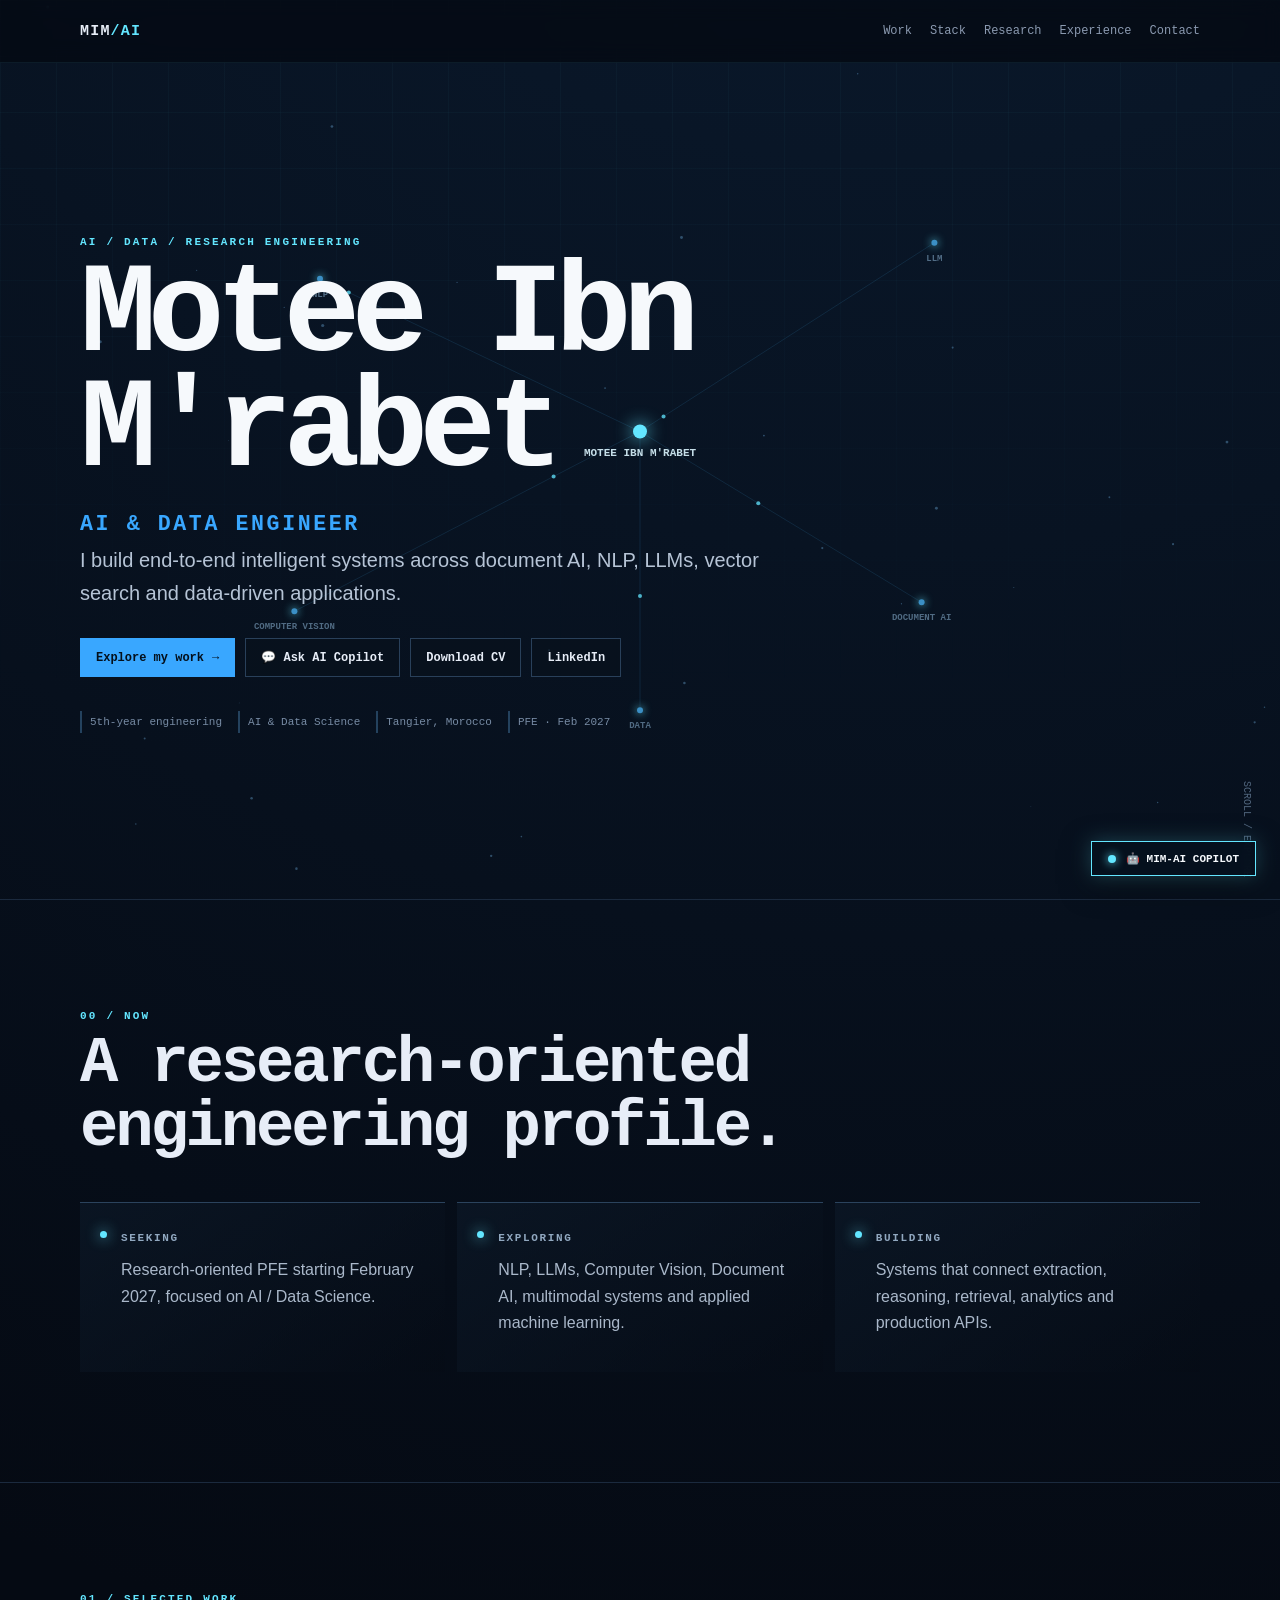
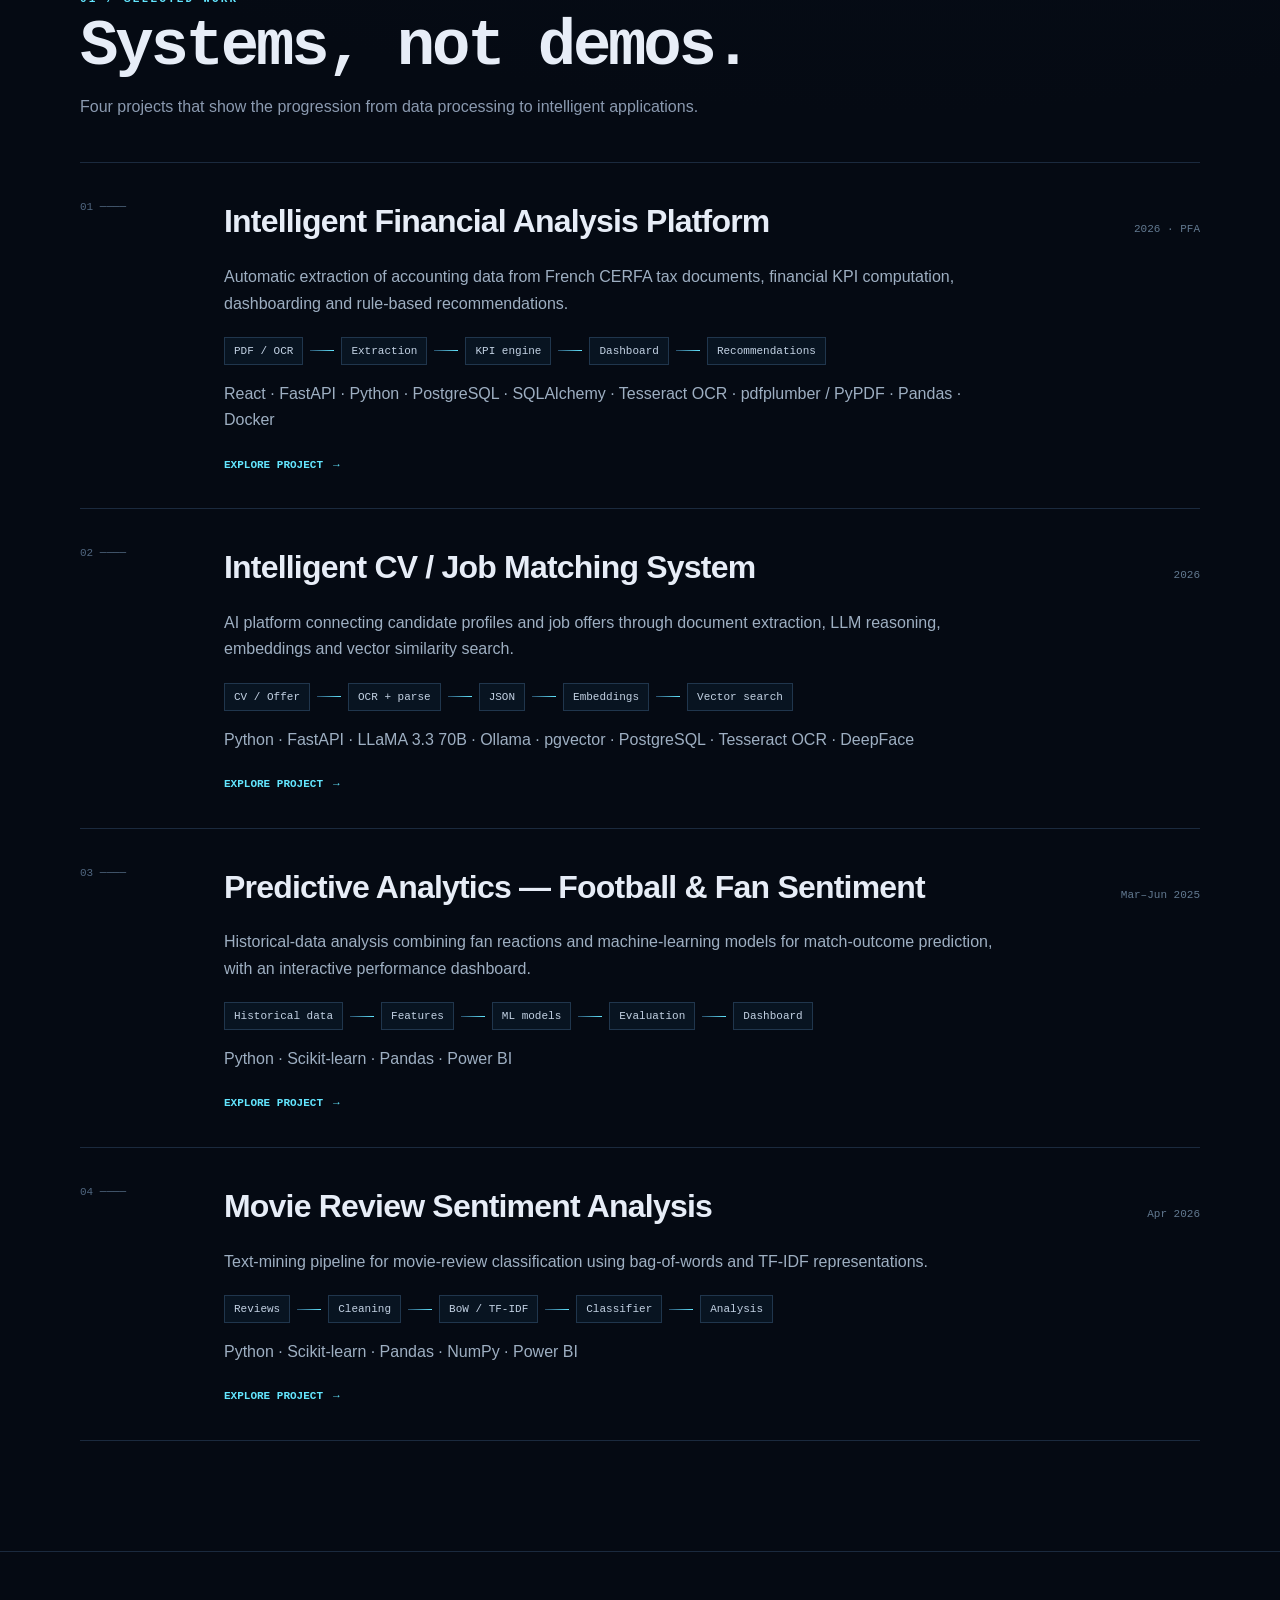
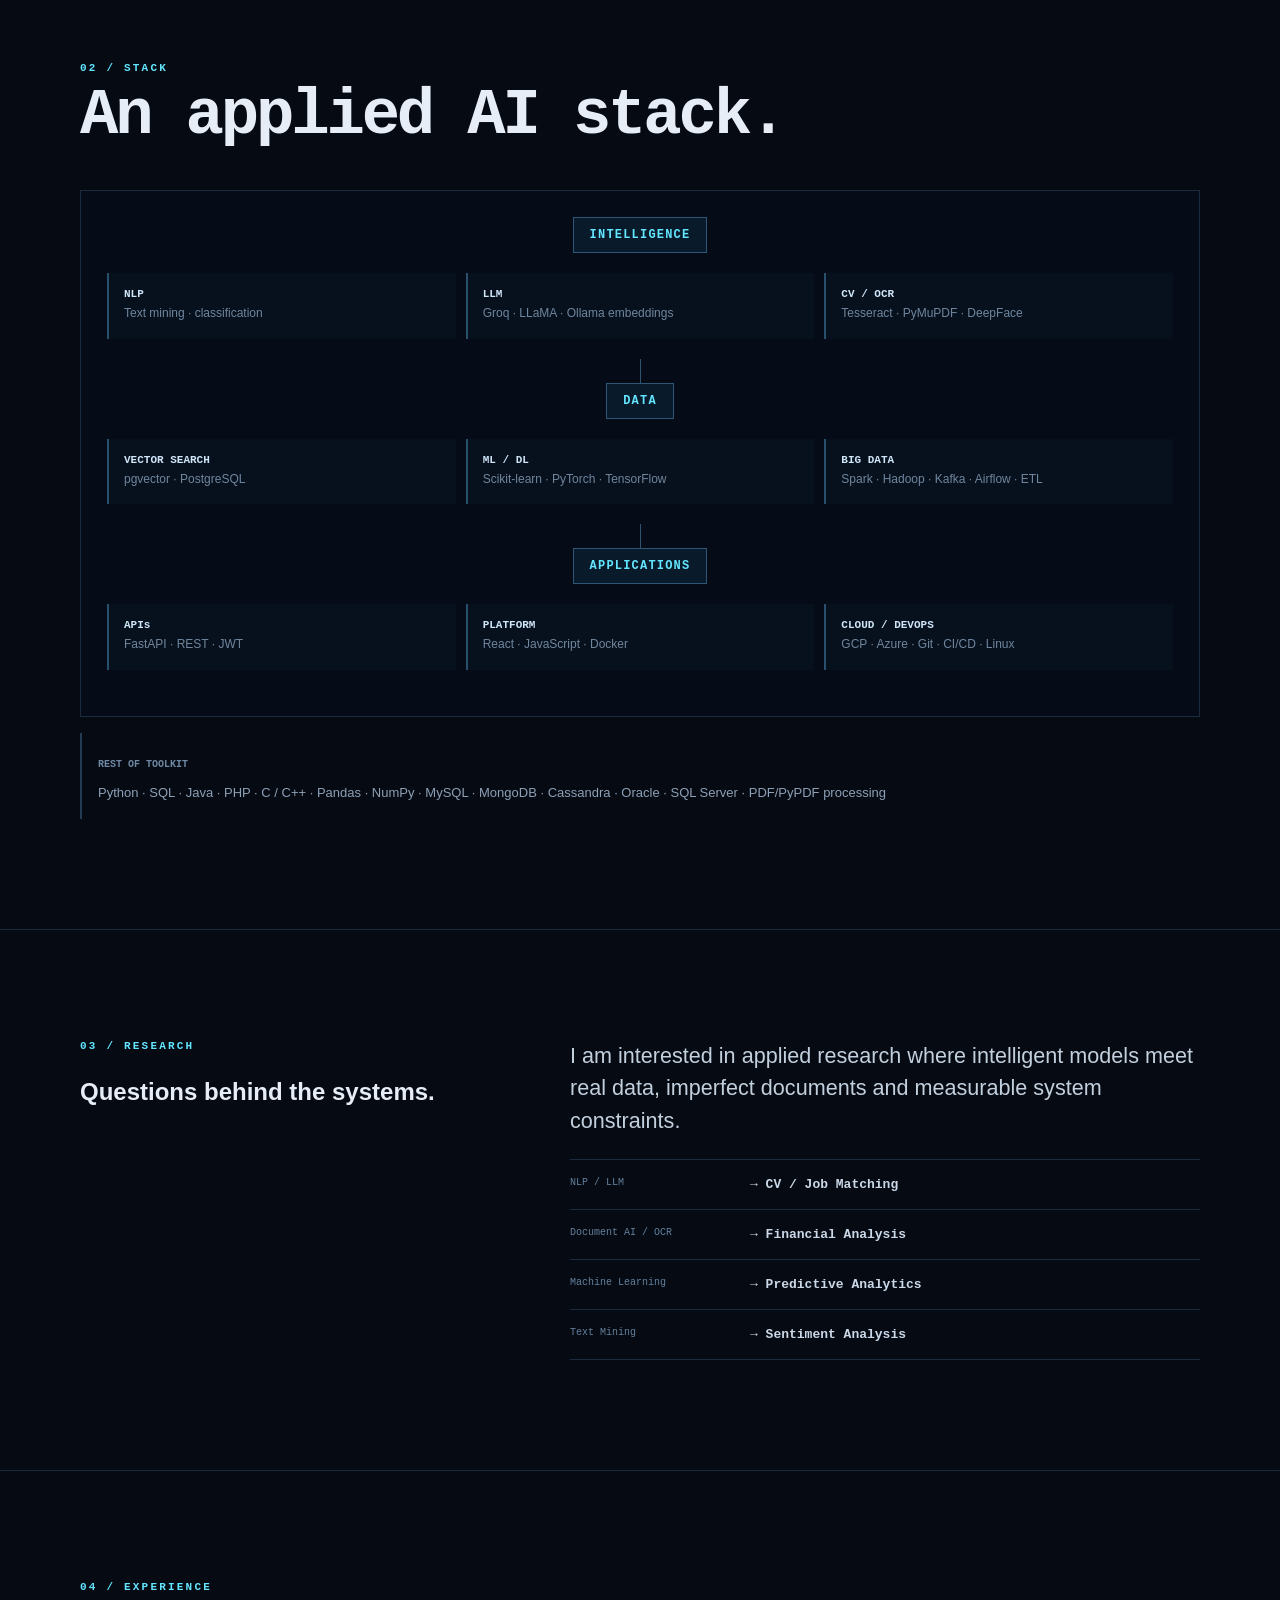
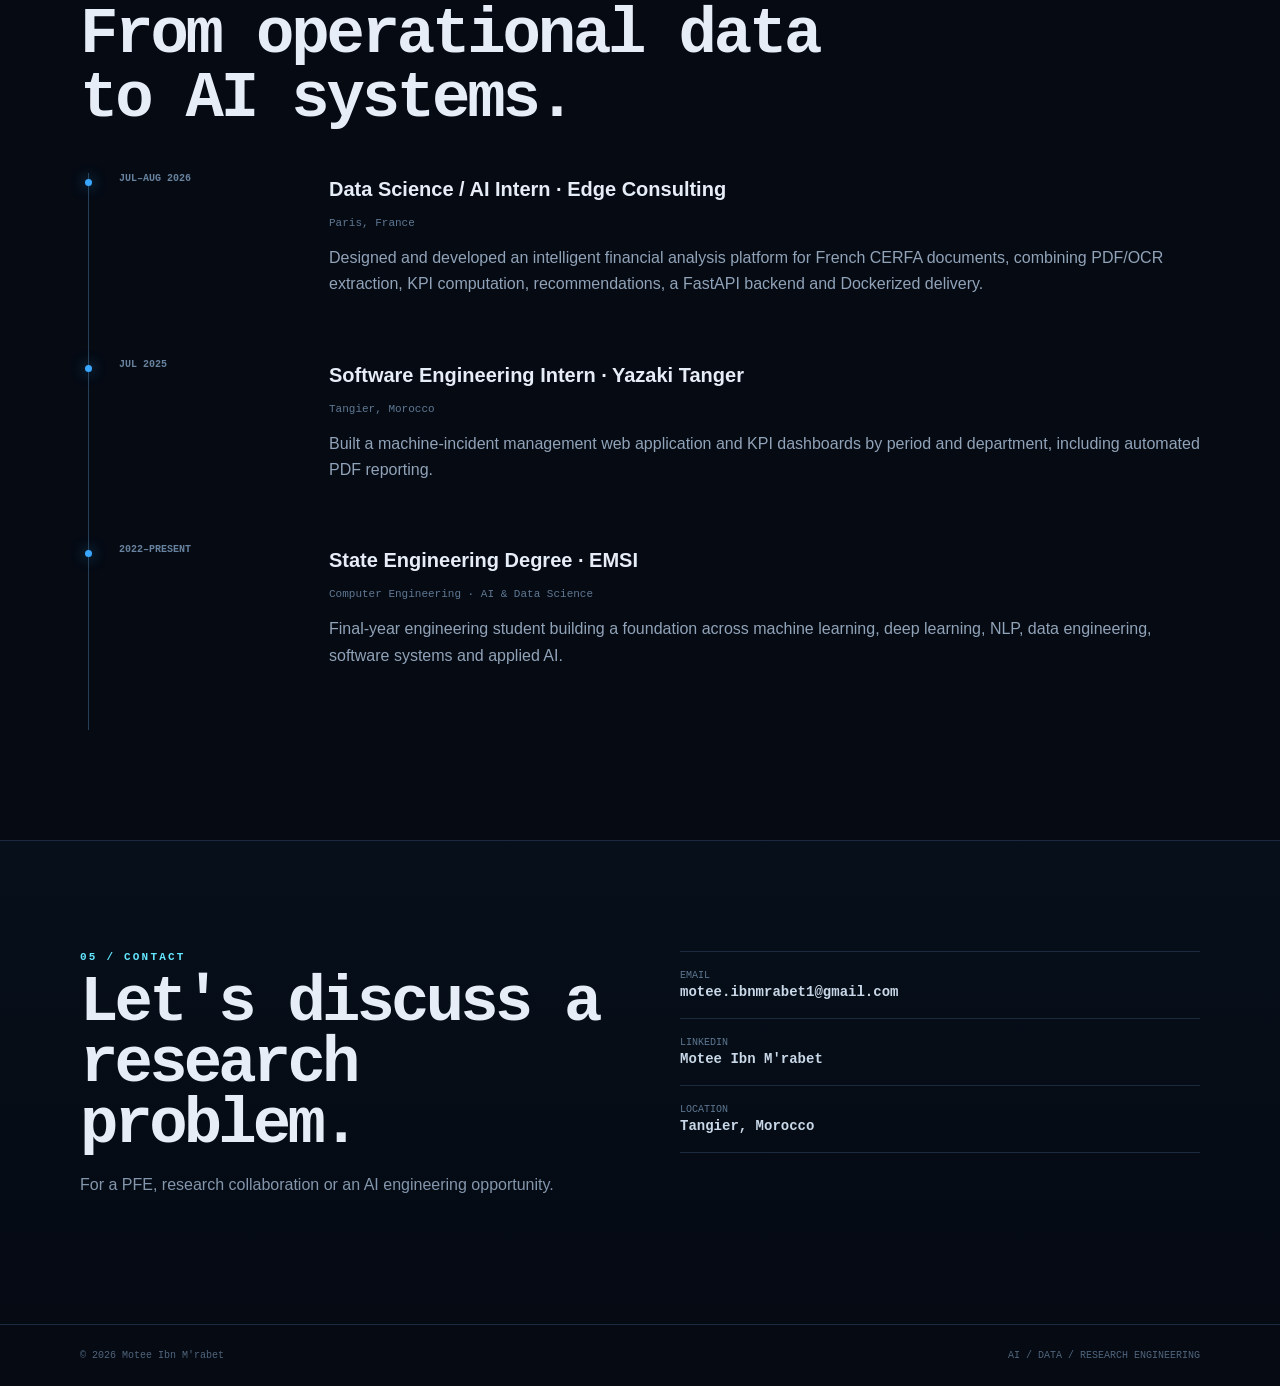
<file: motee-portfolio/index.html>
<!doctype html>
<html lang="en">
<head>
  <meta charset="utf-8">
  <meta name="viewport" content="width=device-width, initial-scale=1">
  <meta name="description" content="Motee Ibn M'rabet — AI & Data Engineer, final-year engineering student seeking a research-oriented PFE starting February 2027.">
  <meta name="theme-color" content="#050a13">
  <title>Motee Ibn M'rabet — AI &amp; Data Engineer</title>
  <link rel="stylesheet" href="style.css">
</head>
<body>
  <a class="skip-link" href="#main">Skip to content</a>
  <header class="site-header">
    <div class="container nav-wrap">
      <a class="brand" href="index.html" aria-label="Motee Ibn M'rabet home">MIM<span>/AI</span></a>
      <nav aria-label="Primary navigation">
        <a href="#work">Work</a>
        <a href="#stack">Stack</a>
        <a href="#research">Research</a>
        <a href="#experience">Experience</a>
        <a href="#contact">Contact</a>
      </nav>
    </div>
  </header>

  <main id="main">
    <section class="hero" aria-labelledby="hero-title">
      <canvas id="network-canvas" aria-hidden="true"></canvas>
      <div class="hero-grid" aria-hidden="true"></div>
      <div class="hero-content container">
        <p class="eyebrow">AI / DATA / RESEARCH ENGINEERING</p>
        <h1 id="hero-title">Motee Ibn M'rabet</h1>
        <p class="hero-role">AI &amp; DATA ENGINEER</p>
        <p class="hero-tagline">I build end-to-end intelligent systems across document AI, NLP, LLMs, vector search and data-driven applications.</p>
        <div class="hero-actions">
          <a class="button button-primary" href="#work">Explore my work <span aria-hidden="true">→</span></a>
          <button class="button" onclick="document.getElementById('mim-ai-trigger').click();">💬 Ask AI Copilot</button>
          <a class="button" href="CV_Name.pdf" download>Download CV</a>
          <a class="button" href="https://www.linkedin.com/in/motee-ibn-m-rabet-7955bb354/" target="_blank" rel="noopener">LinkedIn</a>
        </div>
        <div class="hero-meta" aria-label="Current profile">
          <span>5th-year engineering</span><span>AI &amp; Data Science</span><span>Tangier, Morocco</span><span>PFE · Feb 2027</span>
        </div>
      </div>
      <div class="hero-scroll" aria-hidden="true">SCROLL / EXPLORE</div>
    </section>

    <section class="section" id="now" aria-labelledby="now-title">
      <div class="container">
        <div class="section-head"><p class="eyebrow">00 / NOW</p><h2 id="now-title">A research-oriented engineering profile.</h2></div>
        <div class="now-grid">
          <article class="status-card"><span class="status-dot"></span><div><strong>SEEKING</strong><p>Research-oriented PFE starting February 2027, focused on AI / Data Science.</p></div></article>
          <article class="status-card"><span class="status-dot"></span><div><strong>EXPLORING</strong><p>NLP, LLMs, Computer Vision, Document AI, multimodal systems and applied machine learning.</p></div></article>
          <article class="status-card"><span class="status-dot"></span><div><strong>BUILDING</strong><p>Systems that connect extraction, reasoning, retrieval, analytics and production APIs.</p></div></article>
        </div>
      </div>
    </section>

    <section class="section" id="work" aria-labelledby="work-title">
      <div class="container">
        <div class="section-head"><p class="eyebrow">01 / SELECTED WORK</p><h2 id="work-title">Systems, not demos.</h2><p class="section-intro">Four projects that show the progression from data processing to intelligent applications.</p></div>
        <div class="project-list">
          <article class="project-row">
            <div class="project-index">01 ────</div><div class="project-main"><div class="project-title"><h3>Intelligent Financial Analysis Platform</h3><span class="project-year">2026 · PFA</span></div><p>Automatic extraction of accounting data from French CERFA tax documents, financial KPI computation, dashboarding and rule-based recommendations.</p><div class="pipeline" aria-label="Document to recommendation pipeline"><span>PDF / OCR</span><i></i><span>Extraction</span><i></i><span>KPI engine</span><i></i><span>Dashboard</span><i></i><span>Recommendations</span></div><p class="tech-line">React · FastAPI · Python · PostgreSQL · SQLAlchemy · Tesseract OCR · pdfplumber / PyPDF · Pandas · Docker</p><a class="project-link" href="projects/virtuo.html">EXPLORE PROJECT <span>→</span></a></div>
          </article>
          <article class="project-row">
            <div class="project-index">02 ────</div><div class="project-main"><div class="project-title"><h3>Intelligent CV / Job Matching System</h3><span class="project-year">2026</span></div><p>AI platform connecting candidate profiles and job offers through document extraction, LLM reasoning, embeddings and vector similarity search.</p><div class="pipeline"><span>CV / Offer</span><i></i><span>OCR + parse</span><i></i><span>JSON</span><i></i><span>Embeddings</span><i></i><span>Vector search</span></div><p class="tech-line">Python · FastAPI · LLaMA 3.3 70B · Ollama · pgvector · PostgreSQL · Tesseract OCR · DeepFace</p><a class="project-link" href="projects/cv-job-matching.html">EXPLORE PROJECT <span>→</span></a></div>
          </article>
          <article class="project-row">
            <div class="project-index">03 ────</div><div class="project-main"><div class="project-title"><h3>Predictive Analytics — Football &amp; Fan Sentiment</h3><span class="project-year">Mar–Jun 2025</span></div><p>Historical-data analysis combining fan reactions and machine-learning models for match-outcome prediction, with an interactive performance dashboard.</p><div class="pipeline"><span>Historical data</span><i></i><span>Features</span><i></i><span>ML models</span><i></i><span>Evaluation</span><i></i><span>Dashboard</span></div><p class="tech-line">Python · Scikit-learn · Pandas · Power BI</p><a class="project-link" href="projects/football-analytics.html">EXPLORE PROJECT <span>→</span></a></div>
          </article>
          <article class="project-row">
            <div class="project-index">04 ────</div><div class="project-main"><div class="project-title"><h3>Movie Review Sentiment Analysis</h3><span class="project-year">Apr 2026</span></div><p>Text-mining pipeline for movie-review classification using bag-of-words and TF-IDF representations.</p><div class="pipeline"><span>Reviews</span><i></i><span>Cleaning</span><i></i><span>BoW / TF-IDF</span><i></i><span>Classifier</span><i></i><span>Analysis</span></div><p class="tech-line">Python · Scikit-learn · Pandas · NumPy · Power BI</p><a class="project-link" href="projects/movie-sentiment.html">EXPLORE PROJECT <span>→</span></a></div>
          </article>
        </div>
      </div>
    </section>

    <section class="section" id="stack" aria-labelledby="stack-title">
      <div class="container"><div class="section-head"><p class="eyebrow">02 / STACK</p><h2 id="stack-title">An applied AI stack.</h2></div>
        <div class="stack-tree" role="tree" aria-label="Technology stack">
          <div class="tree-root">INTELLIGENCE</div>
          <div class="tree-branch"><div class="tree-node"><b>NLP</b><span>Text mining · classification</span></div><div class="tree-node"><b>LLM</b><span>Groq · LLaMA · Ollama embeddings</span></div><div class="tree-node"><b>CV / OCR</b><span>Tesseract · PyMuPDF · DeepFace</span></div></div>
          <div class="tree-connector"></div><div class="tree-root">DATA</div>
          <div class="tree-branch"><div class="tree-node"><b>VECTOR SEARCH</b><span>pgvector · PostgreSQL</span></div><div class="tree-node"><b>ML / DL</b><span>Scikit-learn · PyTorch · TensorFlow</span></div><div class="tree-node"><b>BIG DATA</b><span>Spark · Hadoop · Kafka · Airflow · ETL</span></div></div>
          <div class="tree-connector"></div><div class="tree-root">APPLICATIONS</div>
          <div class="tree-branch"><div class="tree-node"><b>APIs</b><span>FastAPI · REST · JWT</span></div><div class="tree-node"><b>PLATFORM</b><span>React · JavaScript · Docker</span></div><div class="tree-node"><b>CLOUD / DEVOPS</b><span>GCP · Azure · Git · CI/CD · Linux</span></div></div>
        </div>
        <div class="stack-rest"><strong>REST OF TOOLKIT</strong><p>Python · SQL · Java · PHP · C / C++ · Pandas · NumPy · MySQL · MongoDB · Cassandra · Oracle · SQL Server · PDF/PyPDF processing</p></div>
      </div>
    </section>

    <section class="section" id="research" aria-labelledby="research-title">
      <div class="container research-grid"><div><p class="eyebrow">03 / RESEARCH</p><h2 id="research-title">Questions behind the systems.</h2></div><div><p class="research-lead">I am interested in applied research where intelligent models meet real data, imperfect documents and measurable system constraints.</p><div class="research-links"><a href="projects/cv-job-matching.html"><span>NLP / LLM</span><b>→ CV / Job Matching</b></a><a href="projects/virtuo.html"><span>Document AI / OCR</span><b>→ Financial Analysis</b></a><a href="projects/football-analytics.html"><span>Machine Learning</span><b>→ Predictive Analytics</b></a><a href="projects/movie-sentiment.html"><span>Text Mining</span><b>→ Sentiment Analysis</b></a></div></div></div>
    </section>

    <section class="section" id="experience" aria-labelledby="experience-title"><div class="container"><div class="section-head"><p class="eyebrow">04 / EXPERIENCE</p><h2 id="experience-title">From operational data to AI systems.</h2></div><div class="timeline">
      <article class="timeline-item"><div class="timeline-date">JUL–AUG 2026</div><div><h3>Data Science / AI Intern · Edge Consulting</h3><p class="muted">Paris, France</p><p>Designed and developed an intelligent financial analysis platform for French CERFA documents, combining PDF/OCR extraction, KPI computation, recommendations, a FastAPI backend and Dockerized delivery.</p></div></article>
      <article class="timeline-item"><div class="timeline-date">JUL 2025</div><div><h3>Software Engineering Intern · Yazaki Tanger</h3><p class="muted">Tangier, Morocco</p><p>Built a machine-incident management web application and KPI dashboards by period and department, including automated PDF reporting.</p></div></article>
      <article class="timeline-item"><div class="timeline-date">2022–PRESENT</div><div><h3>State Engineering Degree · EMSI</h3><p class="muted">Computer Engineering · AI &amp; Data Science</p><p>Final-year engineering student building a foundation across machine learning, deep learning, NLP, data engineering, software systems and applied AI.</p></div></article>
    </div></div></section>

    <section class="section contact-section" id="contact" aria-labelledby="contact-title"><div class="container contact-grid"><div><p class="eyebrow">05 / CONTACT</p><h2 id="contact-title">Let's discuss a research problem.</h2><p>For a PFE, research collaboration or an AI engineering opportunity.</p></div><div class="contact-links"><a href="mailto:motee.ibnmrabet1@gmail.com"><span>EMAIL</span><strong>motee.ibnmrabet1@gmail.com</strong></a><a href="https://www.linkedin.com/in/motee-ibn-m-rabet-7955bb354/" target="_blank" rel="noopener"><span>LINKEDIN</span><strong>Motee Ibn M'rabet</strong></a><div><span>LOCATION</span><strong>Tangier, Morocco</strong></div></div></div></section>
  </main>

  <footer><div class="container footer-wrap"><span>© 2026 Motee Ibn M'rabet</span><span>AI / DATA / RESEARCH ENGINEERING</span></div></footer>

  <!-- ========================================== -->
  <!-- FLOATING MIM-AI COPILOT ASSISTANT -->
  <!-- ========================================== -->
  <button id="mim-ai-trigger" aria-label="Open MIM-AI Copilot assistant">
    <span class="ai-pulse-dot" aria-hidden="true"></span>
    <span>🤖 MIM-AI COPILOT</span>
  </button>

  <div id="mim-ai-drawer" aria-hidden="true" role="dialog" aria-labelledby="chat-heading">
    <div class="chat-header">
      <div class="chat-title">
        <strong id="chat-heading">MIM-AI // Career Copilot</strong>
        <span>● ONLINE</span>
      </div>
      <div class="chat-header-actions">
        <button id="mim-chat-clear" class="chat-icon-btn" title="Réinitialiser la conversation">Clear</button>
        <button id="mim-chat-close" class="chat-icon-btn" title="Fermer" aria-label="Fermer le chat">✕</button>
      </div>
    </div>

    <div id="mim-chat-messages" class="chat-messages" role="log" aria-live="polite">
      <div class="chat-msg bot">
        <div class="msg-avatar">MIM</div>
        <div class="msg-content">
          Bonjour ! 👋 Je suis <strong>MIM-AI</strong>, l'assistant intelligent du portfolio de Motee Ibn M'rabet.<br><br>
          Posez-moi une question sur ses <strong>projets IA/LLM</strong>, ses compétences, sa disponibilité pour un <strong>PFE en Février 2027</strong>, ou son expérience chez Edge Consulting !
        </div>
      </div>
    </div>

    <div class="quick-prompts-bar">
      <button class="chat-chip" data-query="Est-il disponible pour un PFE en Février 2027 ?">💼 PFE Fév 2027</button>
      <button class="chat-chip" data-query="Quels sont ses projets en LLM et NLP ?">🧠 Projets LLM</button>
      <button class="chat-chip" data-query="Résume son projet Virtuo.">📄 Projet Virtuo</button>
      <button class="chat-chip" data-query="Quelle est son expérience chez Edge Consulting ?">📊 Edge Consulting</button>
      <button class="chat-chip" data-query="Quelles sont ses compétences en Computer Vision ?">👁️ Vision &amp; OCR</button>
    </div>

    <form id="mim-chat-form" class="chat-input-bar">
      <input id="mim-chat-input" class="chat-input-field" type="text" placeholder="Posez une question à MIM-AI..." autocomplete="off">
      <button type="submit" class="chat-send-btn">Envoyer →</button>
    </form>
  </div>

  <script src="api-config.js"></script>
  <script src="site.js"></script>
  <script src="ai-engine.js"></script>
</body>
</html>
</file>
<file: motee-portfolio/style.css>
:root{--bg:#050a13;--bg2:#07101d;--panel:#0a1422;--text:#e7edf7;--muted:#8b9ab0;--line:#1b2a3e;--blue:#39a7ff;--cyan:#63e6ff;--white:#f6f9fc;--green:#4ade80;--amber:#f59e0b;--red:#ff6b8b;--mono:"Courier New",Courier,monospace;--sans:Arial,Helvetica,sans-serif}*{box-sizing:border-box}html{scroll-behavior:smooth}body{margin:0;background:radial-gradient(circle at 70% -10%,#0b1c31 0,transparent 34%),var(--bg);color:var(--text);font-family:var(--sans);line-height:1.65}a{color:inherit}.container{width:min(1120px,calc(100% - 40px));margin-inline:auto}.skip-link{position:fixed;left:12px;top:-60px;background:var(--white);color:var(--bg);padding:8px 12px;z-index:100}.skip-link:focus{top:12px}.site-header{position:fixed;z-index:20;inset:0 0 auto;border-bottom:1px solid rgba(99,230,255,.08);background:rgba(5,10,19,.78);backdrop-filter:blur(10px)}.nav-wrap{min-height:62px;display:flex;align-items:center;justify-content:space-between;gap:20px}.brand{font:700 15px var(--mono);text-decoration:none;letter-spacing:.08em}.brand span{color:var(--cyan)}nav{display:flex;gap:18px;overflow:auto}nav a{font:12px var(--mono);text-decoration:none;color:var(--muted);white-space:nowrap}nav a:hover,nav a:focus{color:var(--cyan)}.hero{min-height:100svh;position:relative;display:grid;align-items:center;overflow:hidden;border-bottom:1px solid var(--line)}#network-canvas{position:absolute;inset:0;width:100%;height:100%}.hero-grid{position:absolute;inset:0;background-image:linear-gradient(rgba(99,230,255,.035) 1px,transparent 1px),linear-gradient(90deg,rgba(99,230,255,.035) 1px,transparent 1px);background-size:56px 56px;mask-image:linear-gradient(to bottom,black,transparent 80%);pointer-events:none}.hero-content{position:relative;z-index:2;padding-top:70px}.eyebrow{margin:0 0 10px;color:var(--cyan);font:700 11px var(--mono);letter-spacing:.2em}.hero h1{margin:0;font:700 clamp(3rem,10vw,8.4rem)/.9 var(--mono);letter-spacing:-.07em;color:var(--white);max-width:1000px}.hero-role{margin:24px 0 8px;font:700 clamp(1rem,2vw,1.35rem) var(--mono);color:var(--blue);letter-spacing:.12em}.hero-tagline{max-width:720px;margin:0;color:#b6c4d6;font-size:clamp(1rem,2vw,1.25rem)}.hero-actions{display:flex;flex-wrap:wrap;gap:10px;margin-top:28px}.button{display:inline-flex;align-items:center;gap:8px;padding:11px 15px;border:1px solid #29405a;background:rgba(8,17,29,.65);text-decoration:none;font:700 12px var(--mono);color:var(--text);transition:.2s;cursor:pointer}.button:hover,.button:focus{border-color:var(--cyan);transform:translateY(-2px)}.button-primary{background:var(--blue);border-color:var(--blue);color:#04101c}.button-green{background:rgba(74,222,128,0.15);border-color:var(--green);color:var(--green)}.button-green:hover{background:var(--green);color:#04101c}.hero-meta{display:flex;flex-wrap:wrap;gap:8px;margin-top:34px}.hero-meta span{padding:5px 8px;border-left:2px solid #24425e;color:#778ba4;font:11px var(--mono)}.hero-scroll{position:absolute;bottom:22px;right:28px;color:#52677f;font:10px var(--mono);writing-mode:vertical-rl}.section{padding:110px 0;border-bottom:1px solid var(--line)}.section-head{margin-bottom:42px}.section-head h2{margin:0;max-width:760px;font:700 clamp(2rem,5vw,4rem)/1 var(--mono);letter-spacing:-.05em}.section-intro{color:var(--muted);max-width:620px;margin:15px 0 0}.now-grid{display:grid;grid-template-columns:repeat(3,1fr);gap:12px}.status-card{min-height:170px;border-top:1px solid #2b435d;padding:20px;background:linear-gradient(145deg,rgba(12,24,39,.72),rgba(5,10,19,.3));display:flex;gap:14px}.status-dot{width:7px;height:7px;margin-top:8px;background:var(--cyan);box-shadow:0 0 14px var(--cyan);border-radius:50%;flex:none}.status-card strong{font:700 11px var(--mono);letter-spacing:.15em;color:#91a8c0}.status-card p{margin:8px 0;color:#aab8ca}.project-list{border-top:1px solid var(--line)}.project-row{display:grid;grid-template-columns:120px 1fr;gap:24px;padding:32px 0;border-bottom:1px solid var(--line)}.project-index{font:11px var(--mono);color:#50667f;padding-top:6px}.project-title{display:flex;justify-content:space-between;gap:15px;align-items:baseline}.project-title h3{margin:0;font-size:clamp(1.25rem,2.6vw,2rem);letter-spacing:-.025em}.project-year{font:11px var(--mono);color:#627990;white-space:nowrap}.project-main>p{color:#9eafc2;max-width:780px}.pipeline{display:flex;align-items:center;flex-wrap:wrap;gap:7px;margin:20px 0 13px;font:11px var(--mono);color:#c3d2e4}.pipeline span{padding:7px 9px;border:1px solid #20364d;background:#081421}.pipeline i{display:block;width:24px;height:1px;background:linear-gradient(90deg,#28506d,var(--cyan));position:relative;animation:flow 1.8s linear infinite}@keyframes flow{0%{opacity:.25}50%{opacity:1}100%{opacity:.25}}.project-link{display:inline-flex;gap:10px;margin-top:4px;font:700 11px var(--mono);color:var(--cyan);text-decoration:none}.project-link:hover{color:var(--white)}.stack-tree{border:1px solid var(--line);background:rgba(6,15,26,.55);padding:26px}.tree-root{width:max-content;margin:auto;padding:10px 16px;border:1px solid #2e5676;background:#091a2a;color:var(--cyan);font:700 12px var(--mono);letter-spacing:.1em}.tree-branch{display:grid;grid-template-columns:repeat(3,1fr);gap:10px;margin:20px 0}.tree-node{padding:15px;border-left:2px solid #28506d;background:#07111d}.tree-node b{display:block;font:700 11px var(--mono);color:#cfe5f8}.tree-node span{display:block;color:#70869e;font-size:12px;margin-top:4px}.tree-connector{width:1px;height:24px;background:#2d536e;margin:auto}.stack-rest{margin-top:16px;padding:16px;border-left:2px solid #233c54}.stack-rest strong{font:700 10px var(--mono);color:#6f89a4}.stack-rest p{margin:6px 0 0;color:#8ea0b5;font-size:13px}.research-grid{display:grid;grid-template-columns:.8fr 1.2fr;gap:70px}.research-lead{font-size:1.35rem;line-height:1.5;color:#c2cfdd;margin-top:0}.research-links{border-top:1px solid var(--line)}.research-links a{display:grid;grid-template-columns:180px 1fr;padding:17px 0;border-bottom:1px solid var(--line);text-decoration:none}.research-links span{font:10px var(--mono);color:#64809c}.research-links b{font:700 13px var(--mono);color:#cbd8e7}.research-links a:hover b{color:var(--cyan)}.timeline{border-left:1px solid #274058;margin-left:8px}.timeline-item{display:grid;grid-template-columns:180px 1fr;gap:30px;padding:0 0 45px 30px;position:relative}.timeline-item:before{content:"";position:absolute;left:-4px;top:6px;width:7px;height:7px;border-radius:50%;background:var(--blue);box-shadow:0 0 14px rgba(57,167,255,.7)}.timeline-date{font:700 10px var(--mono);color:#68839f}.timeline-item h3{margin:0;font-size:1.25rem}.timeline-item p{color:#91a3b8}.timeline-item .muted{font:11px var(--mono);color:#5f7893}.contact-section{background:linear-gradient(180deg,rgba(7,20,33,.5),transparent)}.contact-grid{display:grid;grid-template-columns:1fr 1fr;gap:80px}.contact-grid h2{font:700 clamp(2.3rem,5vw,4.8rem)/.95 var(--mono);letter-spacing:-.06em;margin:0}.contact-grid>div>p:last-child{color:#8396ac;max-width:480px}.contact-links{border-top:1px solid var(--line)}.contact-links a,.contact-links>div{display:flex;flex-direction:column;gap:3px;padding:18px 0;border-bottom:1px solid var(--line);text-decoration:none}.contact-links span{font:10px var(--mono);color:#5d7690}.contact-links strong{font:700 14px var(--mono);color:#c9d8e8}.contact-links a:hover strong{color:var(--cyan)}footer{padding:25px 0;color:#50657c;font:10px var(--mono)}.footer-wrap{display:flex;justify-content:space-between;gap:20px}.project-hero{padding:150px 0 80px;border-bottom:1px solid var(--line)}.project-hero h1{font:700 clamp(2.6rem,7vw,6rem)/.95 var(--mono);letter-spacing:-.06em;margin:0;max-width:1000px}.project-kicker{color:var(--blue);font:11px var(--mono);margin:18px 0}.project-layout{display:grid;grid-template-columns:1fr 280px;gap:70px}.content-block{padding:70px 0;border-bottom:1px solid var(--line)}.content-block h2{font:700 1.5rem var(--mono);margin:0 0 18px;color:var(--cyan)}.content-block p,.content-block li{color:#9caec1}.metric-grid{display:grid;grid-template-columns:repeat(3,1fr);gap:10px}.metric{border:1px solid var(--line);padding:18px;background:#07111d}.metric b{display:block;font:700 1.4rem var(--mono);color:var(--white)}.metric span{font:10px var(--mono);color:#607b95}.placeholder{border:1px dashed #3a5168;min-height:180px;display:grid;place-items:center;text-align:center;padding:20px;color:#6d849b;font:11px var(--mono);margin-top:15px}.placeholder[hidden]{display:none}.pipeline-interactive{display:grid;grid-template-columns:repeat(5,1fr);gap:8px}.pipeline-step{min-height:90px;text-align:left;border:1px solid #24415b;background:#07111d;color:#9eb1c6;padding:12px;font:700 10px var(--mono);cursor:pointer}.pipeline-step:hover,.pipeline-step.active{border-color:var(--cyan);color:var(--cyan)}.step-detail{margin-top:12px;padding:15px;border-left:2px solid var(--cyan);background:#07111d;color:#9eb1c6;min-height:70px}.side-box{border:1px solid var(--line);padding:18px;position:sticky;top:90px}.side-box h2{font:700 11px var(--mono);color:#66839e}.side-box a{display:block;padding:8px 0;color:#9db2c7;text-decoration:none;font:11px var(--mono)}.side-box a:hover{color:var(--cyan)}.disabled{opacity:.45;pointer-events:none}.draft{display:inline-block;padding:4px 7px;border:1px solid #6a5632;color:#d5b66f;font:10px var(--mono);margin-left:8px}.back{font:10px var(--mono);color:#607994;text-decoration:none}.back:hover{color:var(--cyan)}

/* ==========================================
   MLOPS CONTROL CENTER & CT PIPELINE STYLES
   ========================================== */
.mlops-tabs{display:flex;flex-wrap:wrap;gap:10px;margin-bottom:30px;border-bottom:1px solid var(--line);padding-bottom:16px}
.mlops-tab-btn{background:rgba(7,17,29,.8);border:1px solid #233c54;color:var(--muted);font:700 12px var(--mono);padding:10px 18px;cursor:pointer;transition:all .2s ease;display:inline-flex;align-items:center;gap:8px}
.mlops-tab-btn:hover{border-color:var(--cyan);color:var(--text);transform:translateY(-1px)}
.mlops-tab-btn.active{background:#091a2a;border-color:var(--green);color:var(--green);box-shadow:0 0 15px rgba(74,222,128,.15)}
.mlops-panel{display:none;animation:fadeIn .3s ease}
.mlops-panel.active{display:block}
@keyframes fadeIn{from{opacity:0;transform:translateY(6px)}to{opacity:1;transform:translateY(0)}}
.mlops-section{position:relative;background:radial-gradient(circle at 80% 30%,rgba(16,78,54,.3) 0,transparent 45%),var(--bg)}
.dag-grid{display:grid;grid-template-columns:repeat(3,1fr);gap:14px;margin-bottom:24px}
.dag-step-card{background:#06111e;border:1px solid #1f374e;padding:16px;position:relative;transition:all .25s ease}
.dag-step-card.running{border-color:var(--amber);box-shadow:0 0 20px rgba(245,158,11,.25);background:rgba(245,158,11,.04)}
.dag-step-card.success{border-color:var(--green);box-shadow:0 0 20px rgba(74,222,128,.18);background:rgba(74,222,128,.04)}
.dag-step-header{display:flex;justify-content:space-between;align-items:center;margin-bottom:10px}
.dag-step-num{font:700 10px var(--mono);color:#5d7b98}
.dag-step-title{margin:0 0 6px;font:700 13px var(--mono);color:var(--white)}
.dag-step-desc{margin:0;font-size:12px;color:#8ba0b6;line-height:1.45}
.dag-badge{font:700 9px var(--mono);padding:3px 7px;border-radius:2px;letter-spacing:.08em}
.status-idle{background:#112234;color:#6d88a3;border:1px solid #1c364e}
.status-running{background:rgba(245,158,11,.2);color:var(--amber);border:1px solid var(--amber);animation:pulseRunning 1.2s infinite alternate}
.status-success{background:rgba(74,222,128,.18);color:var(--green);border:1px solid var(--green)}
@keyframes pulseRunning{from{opacity:.6}to{opacity:1}}

.mlops-progress-container{margin-bottom:20px;padding:16px;background:#06111d;border:1px solid #1d364d}
.mlops-progress-header{display:flex;justify-content:space-between;font:700 11px var(--mono);color:var(--cyan);margin-bottom:8px}
.mlops-progress-track{height:8px;background:#030810;border:1px solid #1e3952;overflow:hidden}
.mlops-progress-fill{height:100%;background:linear-gradient(90deg,var(--blue),var(--green));transition:width .4s ease}

.mlops-terminal-container{border:1px solid #1c3750;background:#030712;overflow:hidden;margin-bottom:20px}
.mlops-terminal-header{padding:10px 16px;background:#071220;border-bottom:1px solid #172d42;display:flex;justify-content:space-between;align-items:center;font:700 11px var(--mono);color:#708da8}
.mlops-terminal{padding:16px;min-height:220px;max-height:340px;overflow-y:auto;font:11px/1.65 var(--mono);color:#94a3b8}
.term-line{margin-bottom:4px;word-break:break-all}
.term-dim{color:#64748b}
.term-cyan{color:var(--cyan);font-weight:700}
.term-green{color:var(--green);font-weight:700}
.term-yellow{color:var(--amber);font-weight:700}

.mlops-select{background:#06111d;border:1px solid #24415b;color:var(--cyan);font:700 12px var(--mono);padding:8px 12px;outline:none;cursor:pointer}
.telemetry-grid{display:grid;grid-template-columns:repeat(5,1fr);gap:10px;margin-bottom:20px}
.telemetry-card{padding:14px;background:#06111d;border:1px solid #1c364e}
.telemetry-card span{display:block;font:10px var(--mono);color:#64809c}
.telemetry-card strong{display:block;font:700 1.4rem var(--mono);color:var(--white);margin-top:4px}
.telemetry-card.green strong{color:var(--green)}
.telemetry-card.cyan strong{color:var(--cyan)}

.waterfall-box{padding:18px;background:#06111d;border:1px solid #1c364e;margin-bottom:20px}
.waterfall-row{margin-bottom:10px}
.wf-label{display:flex;justify-content:space-between;font:11px var(--mono);color:#8ea3b9;margin-bottom:4px}
.wf-track{height:7px;background:#030810;border:1px solid #182e44}
.wf-fill{height:100%;background:linear-gradient(90deg,#1e4a6d,var(--cyan));transition:width .4s}

.metric-status-tag{display:inline-block;font:700 10px var(--mono);padding:4px 8px;border:1px solid currentColor}
.metric-status-tag.ok{color:var(--green);background:rgba(74,222,128,.1)}
.metric-status-tag.alert{color:var(--amber);background:rgba(245,158,11,.15);animation:pulseRunning 1s infinite alternate}
.drift-alert-box{display:none;margin-top:14px;padding:14px;border:1px solid var(--amber);background:rgba(245,158,11,.1);color:#fde68a;font-size:12px;line-height:1.5}

.json-code-box{width:100%;background:#020610;border:1px solid #1d364e;color:#a5f3fc;font:11px/1.5 var(--mono);padding:12px;white-space:pre-wrap;overflow-x:auto}
.status-tag{font:700 10px var(--mono);padding:3px 7px;border-radius:2px}
.status-tag.status-ok{background:rgba(74,222,128,.15);border:1px solid var(--green);color:var(--green)}

/* ==========================================
   FLOATING MIM-AI ASSISTANT WIDGET
   ========================================= */
#mim-ai-trigger{position:fixed;bottom:24px;right:24px;z-index:990;display:flex;align-items:center;gap:10px;padding:10px 16px;background:rgba(6,17,30,.92);border:1px solid var(--cyan);color:var(--white);font:700 11px var(--mono);cursor:pointer;box-shadow:0 0 20px rgba(99,230,255,.25),0 8px 30px rgba(0,0,0,.5);backdrop-filter:blur(8px);transition:all .25s cubic-bezier(.16,1,.3,1)}
#mim-ai-trigger:hover{background:#092036;transform:translateY(-3px);box-shadow:0 0 28px rgba(99,230,255,.45)}
#mim-ai-trigger.active{background:var(--cyan);color:#04101c;border-color:var(--white)}
.ai-pulse-dot{width:8px;height:8px;background:var(--cyan);border-radius:50%;box-shadow:0 0 10px var(--cyan);animation:pulseAi 1.6s infinite alternate}
#mim-ai-trigger.active .ai-pulse-dot{background:#04101c;box-shadow:none}
@keyframes pulseAi{from{opacity:.4;transform:scale(.85)}to{opacity:1;transform:scale(1.2)}}
#mim-ai-drawer{position:fixed;bottom:84px;right:24px;width:min(440px,calc(100vw - 32px));height:min(580px,calc(100vh - 110px));background:rgba(5,12,22,.96);border:1px solid #28506d;box-shadow:0 20px 60px rgba(0,0,0,.8),0 0 30px rgba(99,230,255,.2);backdrop-filter:blur(16px);z-index:991;display:none;flex-direction:column;overflow:hidden;animation:slideUp .3s cubic-bezier(.16,1,.3,1)}
#mim-ai-drawer.open{display:flex}
@keyframes slideUp{from{opacity:0;transform:translateY(16px) scale(.98)}to{opacity:1;transform:translateY(0) scale(1)}}
.chat-header{padding:14px 18px;border-bottom:1px solid #1b344a;background:rgba(7,18,31,.85);display:flex;align-items:center;justify-content:space-between}
.chat-title{display:flex;align-items:center;gap:8px}
.chat-title strong{font:700 12px var(--mono);color:var(--white)}
.chat-title span{font:10px var(--mono);color:var(--cyan)}
.chat-header-actions{display:flex;gap:8px}
.chat-icon-btn{background:transparent;border:1px solid #25425c;color:#7995b1;font:10px var(--mono);padding:4px 8px;cursor:pointer;transition:all .2s}
.chat-icon-btn:hover{border-color:var(--cyan);color:var(--cyan)}
.chat-messages{flex:1;overflow-y:auto;padding:16px;display:flex;flex-direction:column;gap:14px}
.chat-msg{display:flex;gap:10px;max-width:92%}
.chat-msg.bot{align-self:flex-start}
.chat-msg.user{align-self:flex-end;flex-direction:row-reverse}
.msg-avatar{width:28px;height:28px;flex:none;background:#0b2238;border:1px solid var(--cyan);color:var(--cyan);font:700 9px var(--mono);display:grid;place-items:center}
.msg-content{padding:11px 14px;font-size:13px;line-height:1.5;background:#081626;border:1px solid #1c3750;color:#c9d8e8}
.chat-msg.user .msg-content{background:#113454;border-color:#276295;color:var(--white)}
.chat-msg.bot .msg-content strong{color:var(--white)}
.chat-msg.bot .msg-content ul{margin:8px 0;padding-left:18px}
.chat-msg.bot .msg-content li{margin-bottom:4px}
.chat-link{color:var(--cyan);text-decoration:underline}
.chat-action-btn{display:inline-block;margin-top:8px;padding:5px 10px;background:#0c2842;border:1px solid var(--cyan);color:var(--cyan);font:700 11px var(--mono);text-decoration:none;transition:all .2s}
.chat-action-btn:hover{background:var(--cyan);color:#04101c}
.typing-dots{display:inline-flex;gap:4px;padding:4px 0}
.typing-dots span{width:6px;height:6px;background:var(--cyan);border-radius:50%;animation:dotBlink 1.4s infinite}
.typing-dots span:nth-child(2){animation-delay:.2s}
.typing-dots span:nth-child(3){animation-delay:.4s}
@keyframes dotBlink{0%,80%,100%{opacity:.2;transform:scale(.8)}40%{opacity:1;transform:scale(1.2)}}
.quick-prompts-bar{padding:8px 12px;border-top:1px solid #193147;background:rgba(5,12,22,.8);display:flex;gap:6px;overflow-x:auto;white-space:nowrap}
.quick-prompts-bar::-webkit-scrollbar{height:3px}
.quick-prompts-bar::-webkit-scrollbar-thumb{background:#234360}
.chat-chip{background:#08192a;border:1px solid #203e5a;color:#8da4be;font:10px var(--mono);padding:5px 9px;cursor:pointer;flex:none;transition:all .2s}
.chat-chip:hover{border-color:var(--cyan);color:var(--cyan)}
.chat-input-bar{padding:10px 14px;border-top:1px solid #1e3952;background:#040913;display:flex;gap:8px}
.chat-input-field{flex:1;background:#081524;border:1px solid #22415d;color:var(--text);font:12px var(--mono);padding:9px 12px}
.chat-input-field:focus{outline:none;border-color:var(--cyan)}
.chat-send-btn{background:var(--blue);border:1px solid var(--blue);color:#04101c;font:700 12px var(--mono);padding:0 14px;cursor:pointer;transition:all .2s}
.chat-send-btn:hover{background:var(--cyan);border-color:var(--cyan)}

@media(max-width:800px){
  .now-grid,.research-grid,.contact-grid{grid-template-columns:1fr}
  .tree-branch{grid-template-columns:1fr}
  .project-row{grid-template-columns:1fr;gap:8px}
  .project-index{padding:0}
  .timeline-item{grid-template-columns:1fr;gap:3px}
  .pipeline-interactive{grid-template-columns:1fr 1fr}
  .project-layout{grid-template-columns:1fr}
  .side-box{position:static}
  .metric-grid{grid-template-columns:1fr}
  .footer-wrap{flex-direction:column}
  .hero h1{font-size:clamp(3rem,16vw,6rem)}
  .dag-grid{grid-template-columns:1fr}
  .telemetry-grid{grid-template-columns:1fr 1fr}
  #mim-ai-drawer{bottom:76px;right:12px;left:12px;width:calc(100vw - 24px);height:calc(100vh - 100px)}
  #mim-ai-trigger{bottom:16px;right:16px}
}
@media(prefers-reduced-motion:reduce){html{scroll-behavior:auto}.pipeline i{animation:none}.button{transition:none}}
</file>
